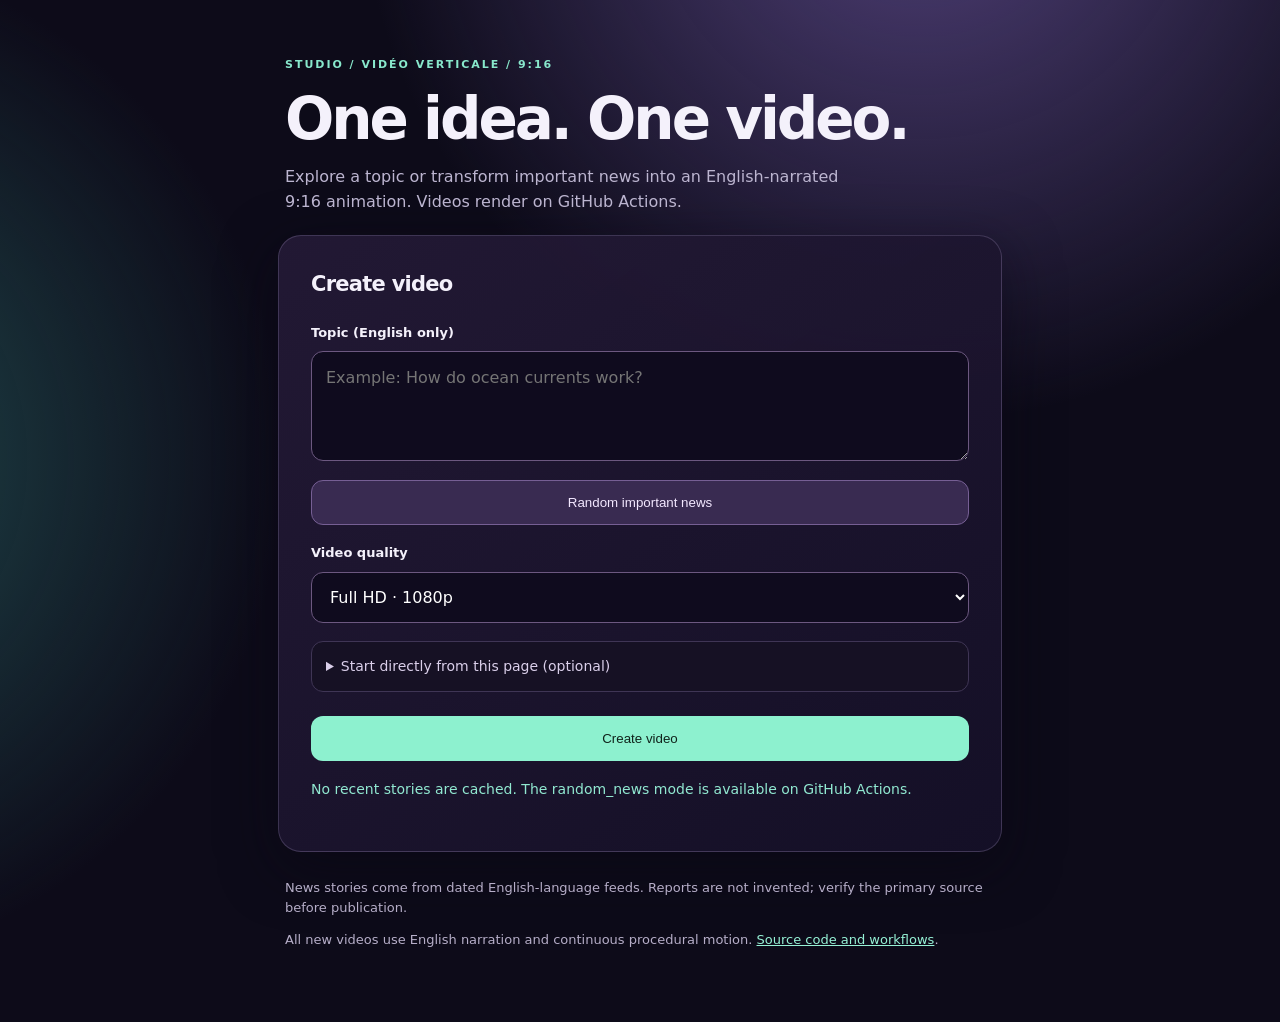
<file: hf_space/index.html>
<!doctype html>
<html lang="en">
<head>
<meta charset="utf-8">
<meta name="viewport" content="width=device-width,initial-scale=1,viewport-fit=cover">
<meta name="theme-color" content="#100b1f">
<meta name="description" content="Crée des vidéos scientifiques et d'actualité au format 9:16, avec des sources vérifiables et le rendu GitHub Actions.">
<title>Vertical Science Studio — 9:16</title>
<link rel="stylesheet" href="./style.css">
<script src="./app.js" defer></script>
</head>
<body>
<main>
  <header>
    <div class="eyebrow">STUDIO / VIDÉO VERTICALE / 9:16</div>
    <h1>One idea. One video.</h1>
    <p>Explore a topic or transform important news into an English-narrated 9:16 animation. Videos render on GitHub Actions.</p>
  </header>
  <section class="panel" aria-labelledby="create-heading">
    <h2 id="create-heading">Create video</h2>
    <label for="topic">Topic (English only)</label>
    <textarea id="topic" maxlength="500" placeholder="Example: How do ocean currents work?"></textarea>
    <button type="button" id="random" class="secondary">Random important news</button>
    <div id="article" class="source" hidden></div>
    <label for="quality">Video quality</label>
    <select id="quality">
      <option value="preview">Preview · 540p</option>
      <option value="720p">HD · 720p</option>
      <option value="1080p" selected>Full HD · 1080p</option>
    </select>
    <details>
      <summary>Start directly from this page (optional)</summary>
      <p>This requires a limited-scope GitHub access token: <strong>Actions : lecture et écriture</strong>, only for the repository <code>Production-vid-o-verticale-</code>. The token is never stored or sent to this Space.</p>
      <label for="token">GitHub access token (held only in this tab)</label>
      <input id="token" type="password" autocomplete="off" spellcheck="false" placeholder="github_pat_…">
    </details>
    <button type="button" id="create" class="primary">Create video</button>
    <p id="status" role="status" aria-live="polite">Ready to create an English-narrated video.</p>
    <section id="manual" hidden>
      <h3>Launch without a token</h3>
      <p id="manual-help"></p>
      <div class="actions">
        <button type="button" id="copy" class="secondary">Copy value</button>
        <a class="link-button" id="workflow" href="https://github.com/dbrckk/Production-vid-o-verticale-/actions/workflows/render.yml" target="_blank" rel="noopener noreferrer">Open GitHub Actions</a>
      </div>
      <small>In Run workflow, paste the specified value, choose quality, and start. Download the MP4 from the run artifacts.</small>
    </section>
    <section id="launched" hidden>
      <h3>Video requested on GitHub</h3>
      <p>Rendering runs in GitHub Actions. Download your narrated MP4 from the completed run artifacts.</p>
      <a href="https://github.com/dbrckk/Production-vid-o-verticale-/actions/workflows/render.yml" target="_blank" rel="noopener noreferrer">View runs and download MP4</a>
    </section>
  </section>
  <footer>
    <p>News stories come from dated English-language feeds. Reports are not invented; verify the primary source before publication.</p>
    <p>All new videos use English narration and continuous procedural motion. <a href="https://github.com/dbrckk/Production-vid-o-verticale-" target="_blank" rel="noopener noreferrer">Source code and workflows</a>.</p>
  </footer>
</main>
</body>
</html>
</file>
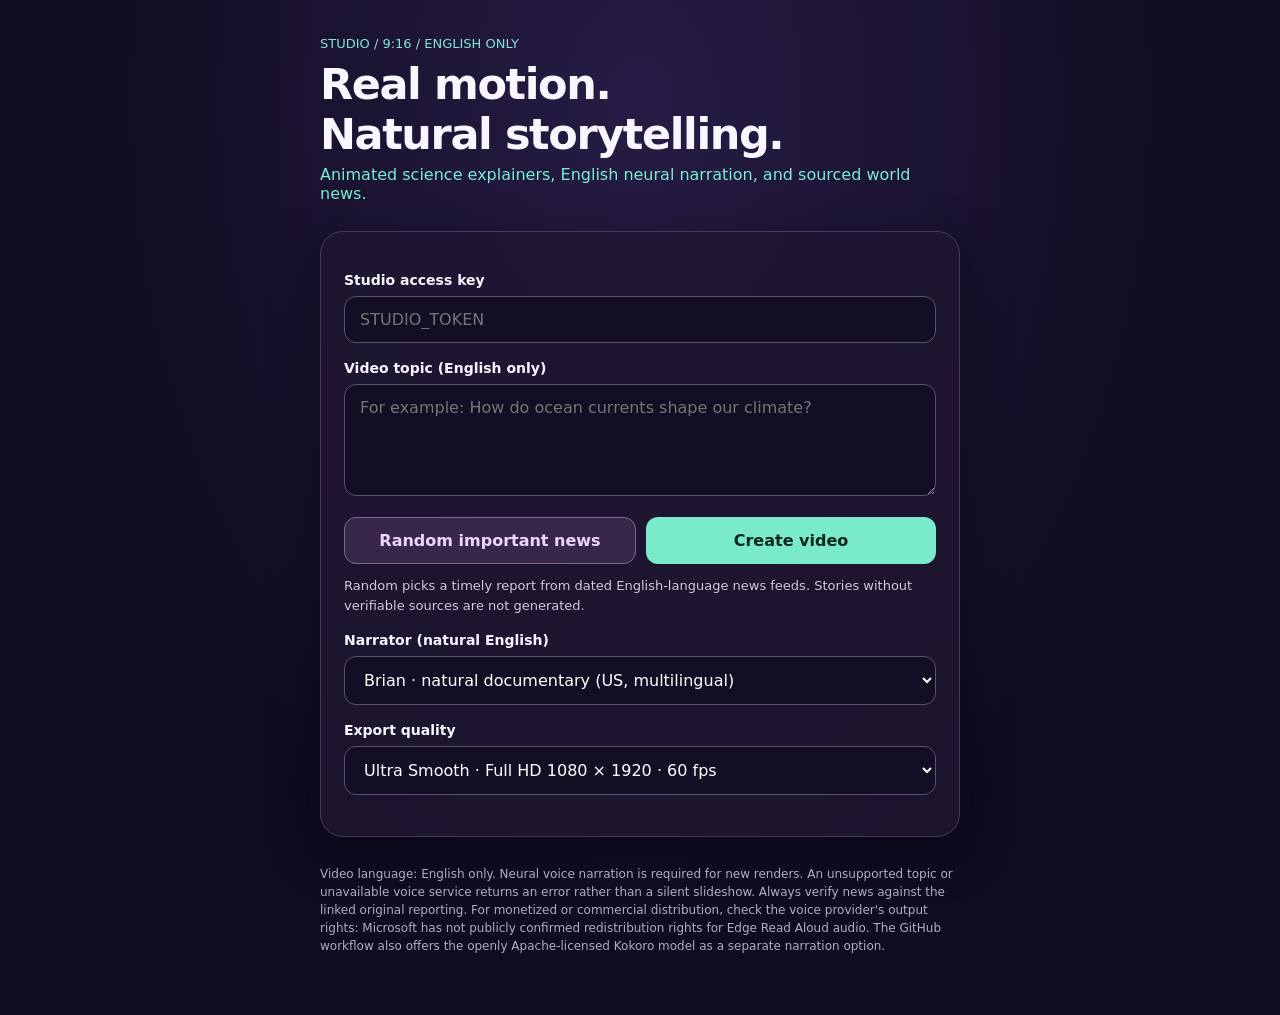
<file: web/index.html>
<!doctype html>
<html lang="en"><head><meta charset="utf-8"><meta name="viewport" content="width=device-width,initial-scale=1">
<title>Vertical Science Studio</title><style>
:root{color-scheme:dark;font-family:system-ui,-apple-system,sans-serif;background:#100b1f;color:#f8f6ff}*{box-sizing:border-box}
body{margin:0;background:radial-gradient(ellipse at 50% 10%,#271b45,#100b1f 65%);min-height:100vh}
main{width:min(680px,100%);margin:auto;padding:36px 20px 60px}
small,.hint{color:#b9b4ce}h1{font-size:clamp(30px,6vw,43px);letter-spacing:-1.4px;margin:8px 0 6px}
.subtitle{color:#79efd0;margin:0 0 28px}.panel{border:1px solid #48395c;background:#201631cc;padding:23px;border-radius:23px;box-shadow:0 14px 50px #07040e77}
label{display:block;font-size:14px;font-weight:700;margin:17px 0 8px}
textarea,input,select{width:100%;padding:13px 15px;border:1px solid #60516e;border-radius:12px;background:#140e24;color:white;font:inherit}
textarea{resize:vertical;min-height:112px}
button{font:inherit;cursor:pointer;border:0;border-radius:12px;padding:13px 16px;font-weight:700}
button:disabled{opacity:.5;cursor:wait}
.primary{background:#79ebcb;color:#10251d}.alternate{background:#372849;color:#f1d4ff;border:1px solid #806593}
.actions{display:flex;flex-wrap:wrap;gap:10px;margin-top:17px}.actions button{flex:1;min-width:180px}
#info{font-size:13px;color:#cec9dc;line-height:1.5;margin-top:12px}
#status{white-space:pre-line;margin-top:18px;font-size:14px;color:#e5dfec}
a{color:#82ecd1;word-wrap:break-word}video{width:100%;max-width:340px;aspect-ratio:9/16;background:black;border-radius:14px;margin-top:16px}
#result{display:none;margin-top:20px}.tag{font-size:13px;color:#80e8d1}
footer{font-size:12px;color:#b3aac9;margin-top:28px;line-height:1.5}</style></head>
<body><main><div class="tag">STUDIO / 9:16 / ENGLISH ONLY</div><h1>Real motion.<br>Natural storytelling.</h1>
<p class="subtitle">Animated science explainers, English neural narration, and sourced world news.</p>
<section class="panel">
<label for="token">Studio access key</label>
<input id="token" type="password" autocomplete="off" placeholder="STUDIO_TOKEN">
<label for="topic">Video topic (English only)</label>
<textarea id="topic" maxlength="500" placeholder="For example: How do ocean currents shape our climate?"></textarea>
<div class="actions"><button id="random" class="alternate">Random important news</button>
<button id="create" class="primary">Create video</button></div>
<div id="info" role="status">Random picks a timely report from dated English-language news feeds. Stories without verifiable sources are not generated.</div>
<label for="voice">Narrator (natural English)</label><select id="voice">
<option value="en-US-BrianMultilingualNeural" selected>Brian · natural documentary (US, multilingual)</option>
<option value="en-US-EmmaMultilingualNeural">Emma · warm narration (US, multilingual)</option>
<option value="en-US-AndrewNeural">Andrew · familiar documentary voice (US)</option>
<option value="en-US-AriaNeural">Aria · expressive storyteller (US)</option>
<option value="en-GB-RyanNeural">Ryan · documentary presenter (UK)</option>
</select>
<label for="quality">Export quality</label><select id="quality">
<option value="1080p60" selected>Ultra Smooth · Full HD 1080 × 1920 · 60 fps</option>
<option value="1080p">Publish · Full HD 1080 × 1920 · 30 fps (faster render)</option>
<option value="720p">Review · HD 720p</option><option value="preview">Fast review · 540p</option></select>
<div id="status" role="status" aria-live="polite"></div>
<div id="result"><p>English neural narration with animated captions</p><video id="player" controls playsinline preload="metadata"></video>
<p><a id="download" download>Download vertical MP4 (no watermark or scene numbers)</a></p></div></section>
<footer>Video language: English only. Neural voice narration is required for new renders. An unsupported topic or unavailable voice service returns an error rather than a silent slideshow. Always verify news against the linked original reporting. For monetized or commercial distribution, check the voice provider's output rights: Microsoft has not publicly confirmed redistribution rights for Edge Read Aloud audio. The GitHub workflow also offers the openly Apache-licensed Kokoro model as a separate narration option.</footer></main>
<script>
const topic=document.querySelector('#topic'),info=document.querySelector('#info'),status=document.querySelector('#status');
const random=document.querySelector('#random'),create=document.querySelector('#create'),token=document.querySelector('#token');
let selectedArticle=null;
let lastVideoURL=null;
const headers=()=>({'X-Studio-Token':token.value.trim()});
const showError=(error)=>{status.textContent='Error: '+error;};
async function request(url,init={}) {
 const r=await fetch(url,{...init,headers:{...headers(),...(init.headers||{})}});
 const data=await r.json();if(!r.ok)throw Error(data.error||'Server error');return data;
}
random.addEventListener('click',async()=>{
 random.disabled=true;status.textContent='Searching recent English-language news…';
 try{
  const data=await request('/api/random');selectedArticle=data.article;topic.value=selectedArticle.title;
  info.replaceChildren();
  const t=document.createElement('span');
  t.textContent=selectedArticle.source+' · '+new Date(selectedArticle.published).toLocaleString('en-US')+' · ';
  const a=document.createElement('a');a.href=selectedArticle.url;a.textContent='Read original article';
  a.target='_blank';a.rel='noopener noreferrer';info.append(t,a);
  status.textContent='Story selected. Create a narrated video when ready.';
 }catch(e){showError(e.message);}finally{random.disabled=false;}
});
topic.addEventListener('input',()=>{
 if(selectedArticle&&topic.value!==selectedArticle.title){
  selectedArticle=null;info.textContent='Custom topic: factual context from English-language Wikipedia when available.';
 }
});
create.addEventListener('click',async()=>{
 create.disabled=true;status.textContent='Preparing the English documentary…';
 document.querySelector('#result').style.display='none';
 if(lastVideoURL){URL.revokeObjectURL(lastVideoURL);lastVideoURL=null;}
 const player=document.querySelector('#player');player.pause();player.removeAttribute('src');player.load();
 try{
  const data=await request('/api/render',{method:'POST',headers:{'Content-Type':'application/json'},
    body:JSON.stringify({topic:topic.value,quality:document.querySelector('#quality').value,
                         voice:document.querySelector('#voice').value,
                         article:selectedArticle?{url:selectedArticle.url}:null})});
  const id=data.id;status.textContent='Generating speech and animation. Keep this tab open for the finished video.';
  while(true){
   await new Promise(resolve=>setTimeout(resolve,3500));
   const state=await request('/api/status/'+id);
   if(state.status==='error')throw Error(state.error);
   const labels={
    queued:'Queued for the video engine…',
    narrating:'Recording natural English narration and aligning the words…',
    rendering:'Animating each scene and mastering the soundtrack…',
    quality_check:'Checking motion, audio loudness, subtitles and MP4 integrity…'
   };
   if(labels[state.status])status.textContent=labels[state.status];
   if(state.status==='ready'){
    const response=await fetch('/api/video/'+id,{headers:headers()});
    if(!response.ok)throw Error('MP4 download failed');
    const fileURL=URL.createObjectURL(await response.blob());
    lastVideoURL=fileURL;
    document.querySelector('#player').src=fileURL;
    document.querySelector('#download').href=fileURL;
    document.querySelector('#download').download='vertical-science.mp4';
    document.querySelector('#result').style.display='block';
    const qa=state.quality||{};
    const grade=qa.publication_spec?'Full HD export verified':'Review export';
    status.textContent=grade+' · '+state.info.width+' × '+state.info.height+' · '+state.info.fps+' fps · '+state.info.duration.toFixed(1)+' s · English narration · '+(qa.loudness_lufs!==undefined?qa.loudness_lufs+' LUFS · motion checked':'quality reviewed')+'. Sources: '+state.sources.length;
    break;
   }
  }
 }catch(e){showError(e.message);}finally{create.disabled=false;}
});
</script></body></html>
</file>
<file: hf_space/style.css>
:root {
  color-scheme: dark;
  font: 16px/1.55 system-ui, -apple-system, BlinkMacSystemFont, "Segoe UI", sans-serif;
  background: #0d0b19;
  color: #f4f1fb;
}
* { box-sizing: border-box; }
html { scroll-behavior: smooth; }
body {
  margin: 0; min-height: 100vh;
  background: radial-gradient(circle at 72% -14%, #51417a 0, transparent 38%),
              radial-gradient(circle at -18% 45%, #214d50 0, transparent 32%), #0d0b19;
}
main { width: min(760px, 100%); margin: auto; padding: 38px 18px 60px; }
header { padding: 18px 7px 20px; }
.eyebrow {
  color: #88e8cc; font-size: 11px; letter-spacing: .18em;
  font-weight: 800; text-transform: uppercase;
}
h1 { font-size: clamp(32px, 7vw, 58px); line-height: 1.04; letter-spacing: -.052em; margin: 16px 0; }
h2 { font-size: 21px; letter-spacing: -.035em; margin: 0 0 22px; }
h3 { font-size: 17px; margin: 0 0 5px; }
header p { max-width: 570px; color: #bcb5d0; margin: 0; }
.panel {
  border: 1px solid rgba(179, 163, 213, .24);
  border-radius: 23px; padding: clamp(20px, 5vw, 32px);
  background: linear-gradient(145deg, #241a36ef, #151027f5);
  box-shadow: 0 16px 55px #08071390;
}
label { font-weight: 720; font-size: 13px; margin: 18px 0 8px; display: block; }
textarea, input, select {
  color: #fff; background: #0f0b1e; border: 1px solid #6c5880;
  border-radius: 12px; padding: 14px; width: 100%; font: inherit; outline: none;
}
textarea { min-height: 110px; resize: vertical; }
textarea:focus-visible, select:focus-visible, input:focus-visible, button:focus-visible, a:focus-visible {
  outline: 2px solid #9cffde; outline-offset: 2px;
}
button, .link-button {
  cursor: pointer; display: inline-flex; align-items: center; justify-content: center;
  text-align: center; text-decoration: none; font: 750 15px/1.3 inherit;
  padding: 14px 18px; border-radius: 12px; border: 1px solid transparent;
}
button:disabled { opacity: .54; cursor: progress; }
button.primary { display: flex; margin-top: 24px; width: 100%; color: #10231b; background: #8df1cf; }
button.primary:hover { background: #b4ffe3; }
button.secondary, .link-button {
  color: #f3e8ff; background: #392b51; border-color: #765f94;
}
button.secondary:hover, .link-button:hover { background: #50406c; }
#random { width: 100%; margin: 12px 0 0; }
.source {
  padding: 14px; background: #153232; border: 1px solid #3c7772;
  border-radius: 12px; font-size: 13px; color: #d1f9ef; margin-top: 14px;
  overflow-wrap: anywhere;
}
details { border: 1px solid #3f3555; background: #161124; padding: 14px; border-radius: 12px; margin-top: 18px; }
details p, small { color: #beb9d0; font-size: 13px; }
summary { cursor: pointer; color: #dacfea; font-size: 14px; }
#status { margin: 18px 0; color: #91e8d1; font-size: 14px; }
#status.error { color: #ffd39a; }
#manual, #launched {
  margin-top: 20px; padding: 18px; border: 1px solid #5c5074;
  border-radius: 15px; background: #1b1830;
}
.actions { display: flex; gap: 12px; flex-wrap: wrap; margin: 16px 0 12px; }
.actions > * { flex: 1; min-width: 180px; }
a { color: #96f2d6; }
footer { padding: 26px 7px 0; color: #b6aec8; font-size: 13px; }
footer p { margin: 0 0 12px; }
code { overflow-wrap: anywhere; }
@media (prefers-reduced-motion: reduce) {
  *, *::before, *::after { animation: none !important; transition: none !important; }
}
</file>
